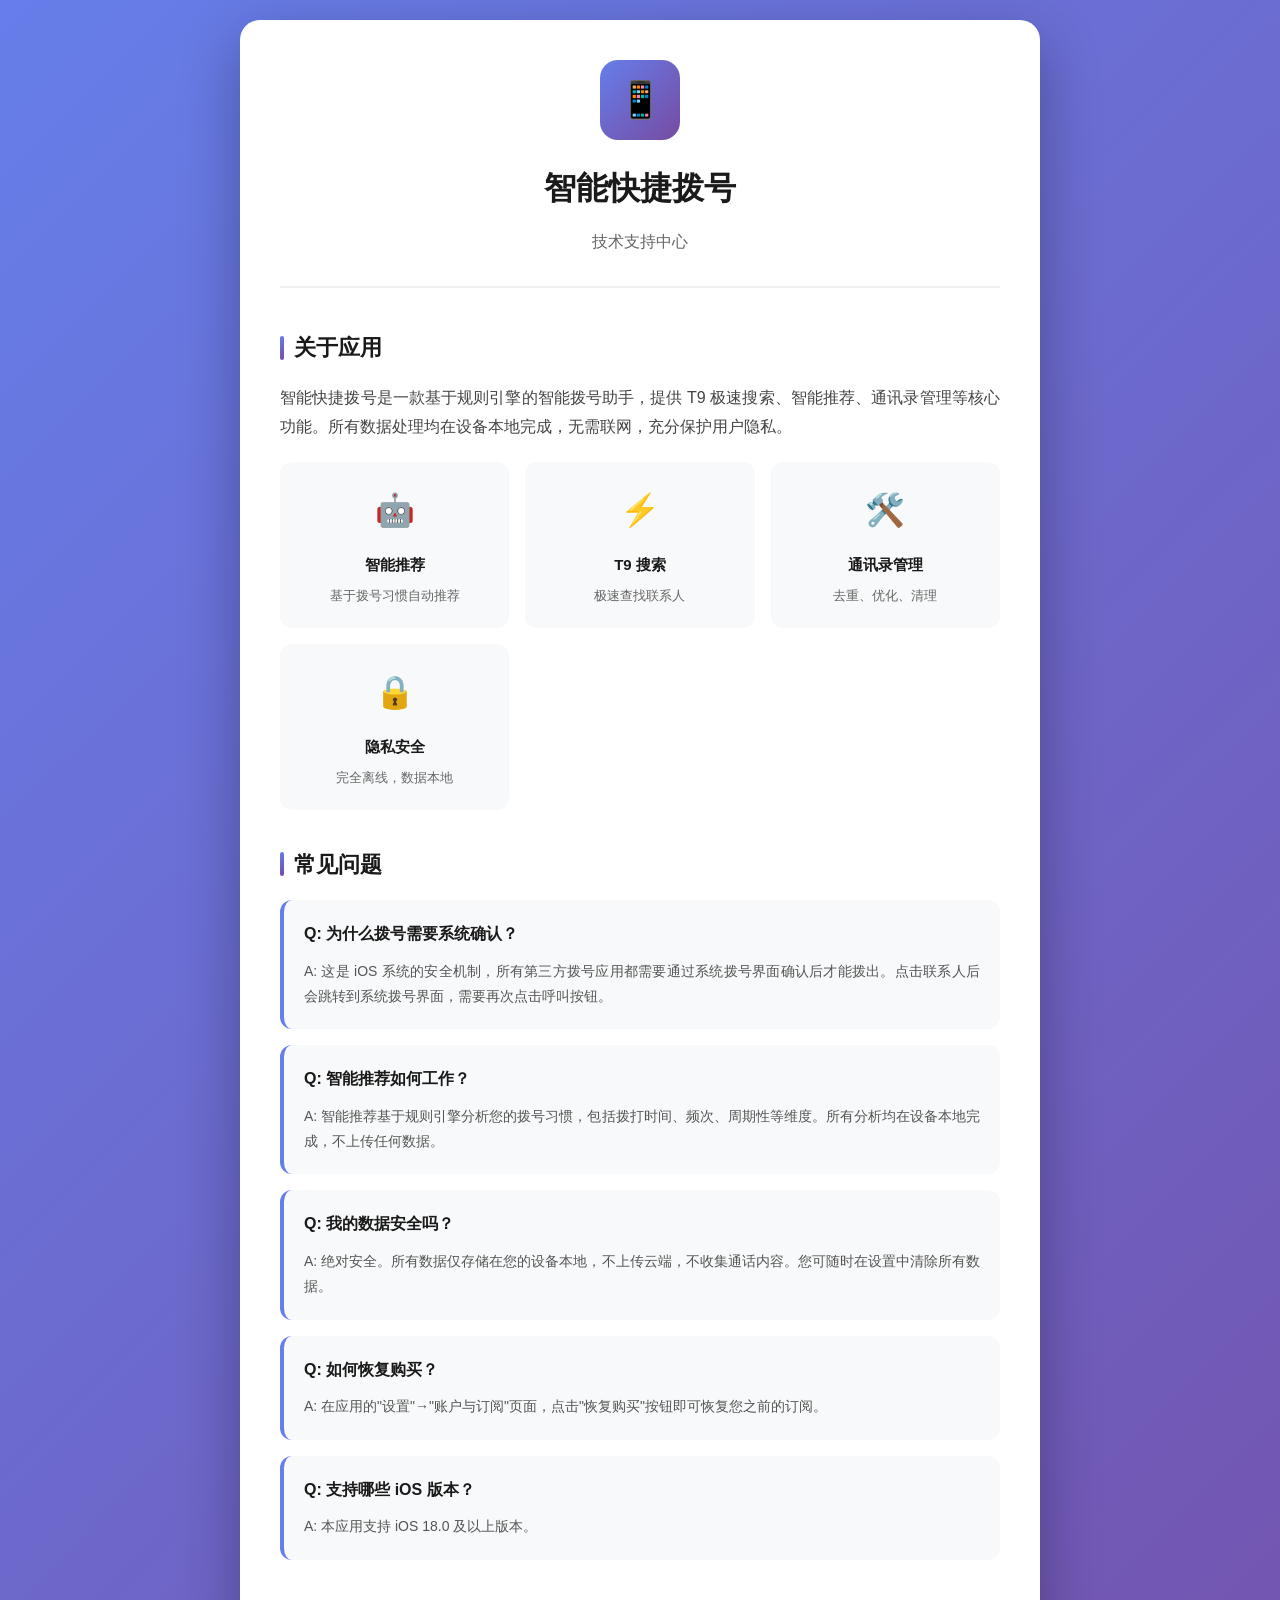
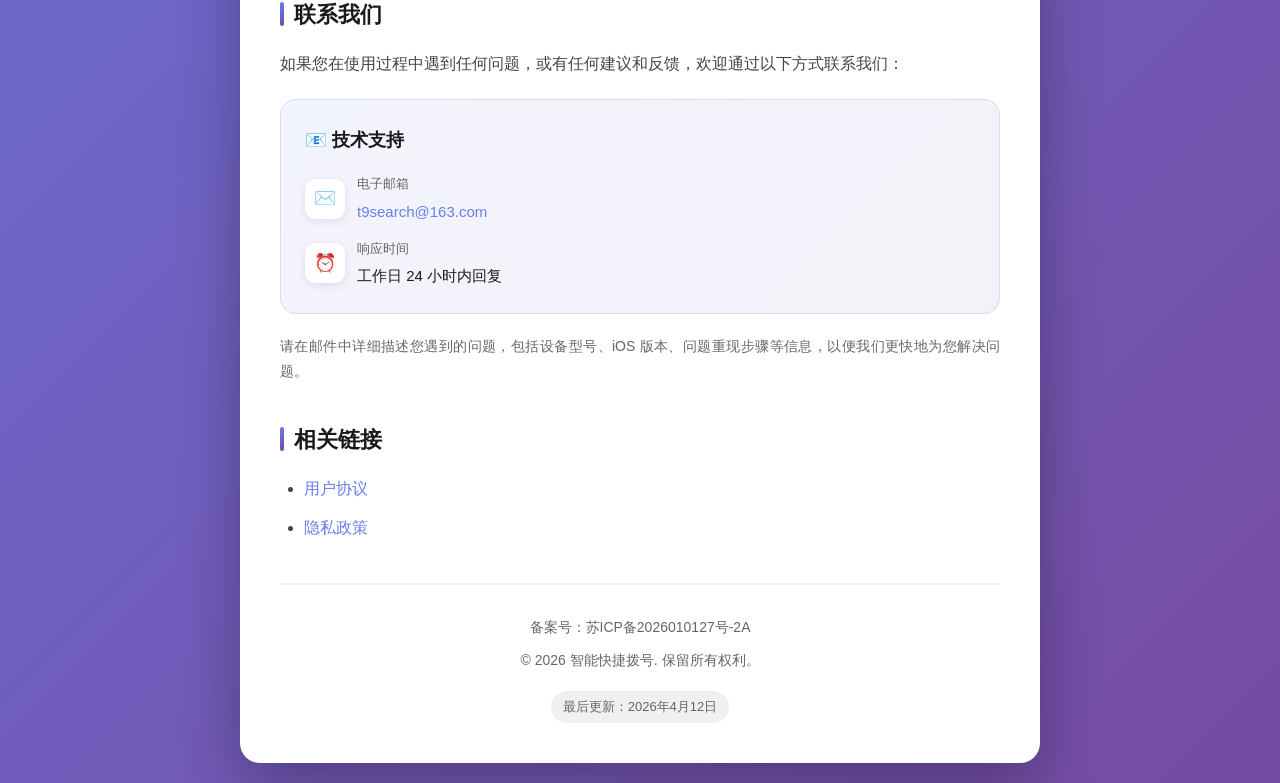
<file: index.html>
<!DOCTYPE html>
<html lang="zh-CN">
<head>
    <meta charset="UTF-8">
    <meta name="viewport" content="width=device-width, initial-scale=1.0">
    <title>技术支持 - 智能快捷拨号</title>
    <style>
        * {
            margin: 0;
            padding: 0;
            box-sizing: border-box;
        }

        body {
            font-family: -apple-system, BlinkMacSystemFont, "Segoe UI", "PingFang SC", "Hiragino Sans GB", "Microsoft YaHei", sans-serif;
            line-height: 1.8;
            color: #333;
            background: linear-gradient(135deg, #667eea 0%, #764ba2 100%);
            min-height: 100vh;
            padding: 20px;
        }

        .container {
            max-width: 800px;
            margin: 0 auto;
            background: white;
            border-radius: 20px;
            padding: 40px;
            box-shadow: 0 20px 60px rgba(0, 0, 0, 0.3);
        }

        header {
            text-align: center;
            margin-bottom: 40px;
            padding-bottom: 30px;
            border-bottom: 2px solid #f0f0f0;
        }

        .app-icon {
            width: 80px;
            height: 80px;
            background: linear-gradient(135deg, #667eea 0%, #764ba2 100%);
            border-radius: 18px;
            margin: 0 auto 20px;
            display: flex;
            align-items: center;
            justify-content: center;
            font-size: 36px;
            color: white;
        }

        h1 {
            font-size: 32px;
            color: #1a1a1a;
            margin-bottom: 10px;
            font-weight: 700;
        }

        .subtitle {
            color: #666;
            font-size: 16px;
        }

        .section {
            margin-bottom: 35px;
        }

        .section h2 {
            font-size: 22px;
            color: #1a1a1a;
            margin-bottom: 16px;
            font-weight: 600;
            display: flex;
            align-items: center;
            gap: 10px;
        }

        .section h2::before {
            content: '';
            width: 4px;
            height: 24px;
            background: linear-gradient(135deg, #667eea 0%, #764ba2 100%);
            border-radius: 2px;
        }

        .section p {
            color: #444;
            margin-bottom: 12px;
            text-align: justify;
        }

        .section ul {
            margin: 12px 0;
            padding-left: 24px;
        }

        .section li {
            color: #444;
            margin-bottom: 10px;
        }

        .contact-card {
            background: linear-gradient(135deg, #667eea15 0%, #764ba215 100%);
            border-radius: 16px;
            padding: 24px;
            margin: 20px 0;
            border: 1px solid #667eea30;
        }

        .contact-card h3 {
            font-size: 18px;
            color: #1a1a1a;
            margin-bottom: 16px;
            display: flex;
            align-items: center;
            gap: 8px;
        }

        .contact-item {
            display: flex;
            align-items: center;
            gap: 12px;
            margin-bottom: 12px;
        }

        .contact-item:last-child {
            margin-bottom: 0;
        }

        .contact-icon {
            width: 40px;
            height: 40px;
            background: white;
            border-radius: 10px;
            display: flex;
            align-items: center;
            justify-content: center;
            font-size: 18px;
            box-shadow: 0 2px 8px rgba(0,0,0,0.1);
        }

        .contact-info {
            flex: 1;
        }

        .contact-label {
            font-size: 13px;
            color: #666;
            margin-bottom: 2px;
        }

        .contact-value {
            font-size: 15px;
            color: #1a1a1a;
            font-weight: 500;
        }

        .contact-value a {
            color: #667eea;
            text-decoration: none;
        }

        .contact-value a:hover {
            text-decoration: underline;
        }

        .faq-item {
            background: #f8f9fa;
            border-radius: 12px;
            padding: 20px;
            margin-bottom: 16px;
            border-left: 4px solid #667eea;
        }

        .faq-item h4 {
            font-size: 16px;
            color: #1a1a1a;
            margin-bottom: 10px;
            font-weight: 600;
        }

        .faq-item p {
            color: #555;
            font-size: 14px;
            margin: 0;
        }

        .feature-grid {
            display: grid;
            grid-template-columns: repeat(auto-fit, minmax(200px, 1fr));
            gap: 16px;
            margin-top: 20px;
        }

        .feature-card {
            background: #f8f9fa;
            border-radius: 12px;
            padding: 20px;
            text-align: center;
        }

        .feature-icon {
            font-size: 32px;
            margin-bottom: 12px;
        }

        .feature-title {
            font-size: 15px;
            font-weight: 600;
            color: #1a1a1a;
            margin-bottom: 6px;
        }

        .feature-desc {
            font-size: 13px;
            color: #666;
        }

        .footer {
            text-align: center;
            margin-top: 40px;
            padding-top: 30px;
            border-top: 2px solid #f0f0f0;
            color: #666;
            font-size: 14px;
        }

        .footer p {
            margin-bottom: 8px;
        }

        .update-time {
            background: #f0f0f0;
            padding: 4px 12px;
            border-radius: 20px;
            font-size: 13px;
            display: inline-block;
            margin-top: 10px;
        }

        @media (max-width: 768px) {
            .container {
                padding: 24px;
            }

            h1 {
                font-size: 26px;
            }

            .section h2 {
                font-size: 20px;
            }

            .feature-grid {
                grid-template-columns: 1fr;
            }
        }
    </style>
</head>
<body>
    <div class="container">
        <header>
            <div class="app-icon">📱</div>
            <h1>智能快捷拨号</h1>
            <p class="subtitle">技术支持中心</p>
        </header>

        <div class="section">
            <h2>关于应用</h2>
            <p>智能快捷拨号是一款基于规则引擎的智能拨号助手，提供 T9 极速搜索、智能推荐、通讯录管理等核心功能。所有数据处理均在设备本地完成，无需联网，充分保护用户隐私。</p>
            
            <div class="feature-grid">
                <div class="feature-card">
                    <div class="feature-icon">🤖</div>
                    <div class="feature-title">智能推荐</div>
                    <div class="feature-desc">基于拨号习惯自动推荐</div>
                </div>
                <div class="feature-card">
                    <div class="feature-icon">⚡️</div>
                    <div class="feature-title">T9 搜索</div>
                    <div class="feature-desc">极速查找联系人</div>
                </div>
                <div class="feature-card">
                    <div class="feature-icon">🛠️</div>
                    <div class="feature-title">通讯录管理</div>
                    <div class="feature-desc">去重、优化、清理</div>
                </div>
                <div class="feature-card">
                    <div class="feature-icon">🔒</div>
                    <div class="feature-title">隐私安全</div>
                    <div class="feature-desc">完全离线，数据本地</div>
                </div>
            </div>
        </div>

        <div class="section">
            <h2>常见问题</h2>
            
            <div class="faq-item">
                <h4>Q: 为什么拨号需要系统确认？</h4>
                <p>A: 这是 iOS 系统的安全机制，所有第三方拨号应用都需要通过系统拨号界面确认后才能拨出。点击联系人后会跳转到系统拨号界面，需要再次点击呼叫按钮。</p>
            </div>

            <div class="faq-item">
                <h4>Q: 智能推荐如何工作？</h4>
                <p>A: 智能推荐基于规则引擎分析您的拨号习惯，包括拨打时间、频次、周期性等维度。所有分析均在设备本地完成，不上传任何数据。</p>
            </div>

            <div class="faq-item">
                <h4>Q: 我的数据安全吗？</h4>
                <p>A: 绝对安全。所有数据仅存储在您的设备本地，不上传云端，不收集通话内容。您可随时在设置中清除所有数据。</p>
            </div>

            <div class="faq-item">
                <h4>Q: 如何恢复购买？</h4>
                <p>A: 在应用的"设置"→"账户与订阅"页面，点击"恢复购买"按钮即可恢复您之前的订阅。</p>
            </div>

            <div class="faq-item">
                <h4>Q: 支持哪些 iOS 版本？</h4>
                <p>A: 本应用支持 iOS 18.0 及以上版本。</p>
            </div>
        </div>

        <div class="section">
            <h2>联系我们</h2>
            <p>如果您在使用过程中遇到任何问题，或有任何建议和反馈，欢迎通过以下方式联系我们：</p>
            
            <div class="contact-card">
                <h3>📧 技术支持</h3>
                
                <div class="contact-item">
                    <div class="contact-icon">✉️</div>
                    <div class="contact-info">
                        <div class="contact-label">电子邮箱</div>
                        <div class="contact-value">
                            <a href="mailto:t9search@163.com">t9search@163.com</a>
                        </div>
                    </div>
                </div>

                <div class="contact-item">
                    <div class="contact-icon">⏰</div>
                    <div class="contact-info">
                        <div class="contact-label">响应时间</div>
                        <div class="contact-value">工作日 24 小时内回复</div>
                    </div>
                </div>
            </div>

            <p style="margin-top: 16px; font-size: 14px; color: #666;">
                请在邮件中详细描述您遇到的问题，包括设备型号、iOS 版本、问题重现步骤等信息，以便我们更快地为您解决问题。
            </p>
        </div>

        <div class="section">
            <h2>相关链接</h2>
            <ul>
                <li><a href="terms.html" style="color: #667eea; text-decoration: none;">用户协议</a></li>
                <li><a href="privacy.html" style="color: #667eea; text-decoration: none;">隐私政策</a></li>
            
            </ul>
        </div>

        <div class="footer">
            <p>备案号：苏ICP备2026010127号-2A</p>
            <p>© 2026 智能快捷拨号. 保留所有权利。</p>
            <span class="update-time">最后更新：2026年4月12日</span>
        </div>
    </div>
</body>
</html>
</file>
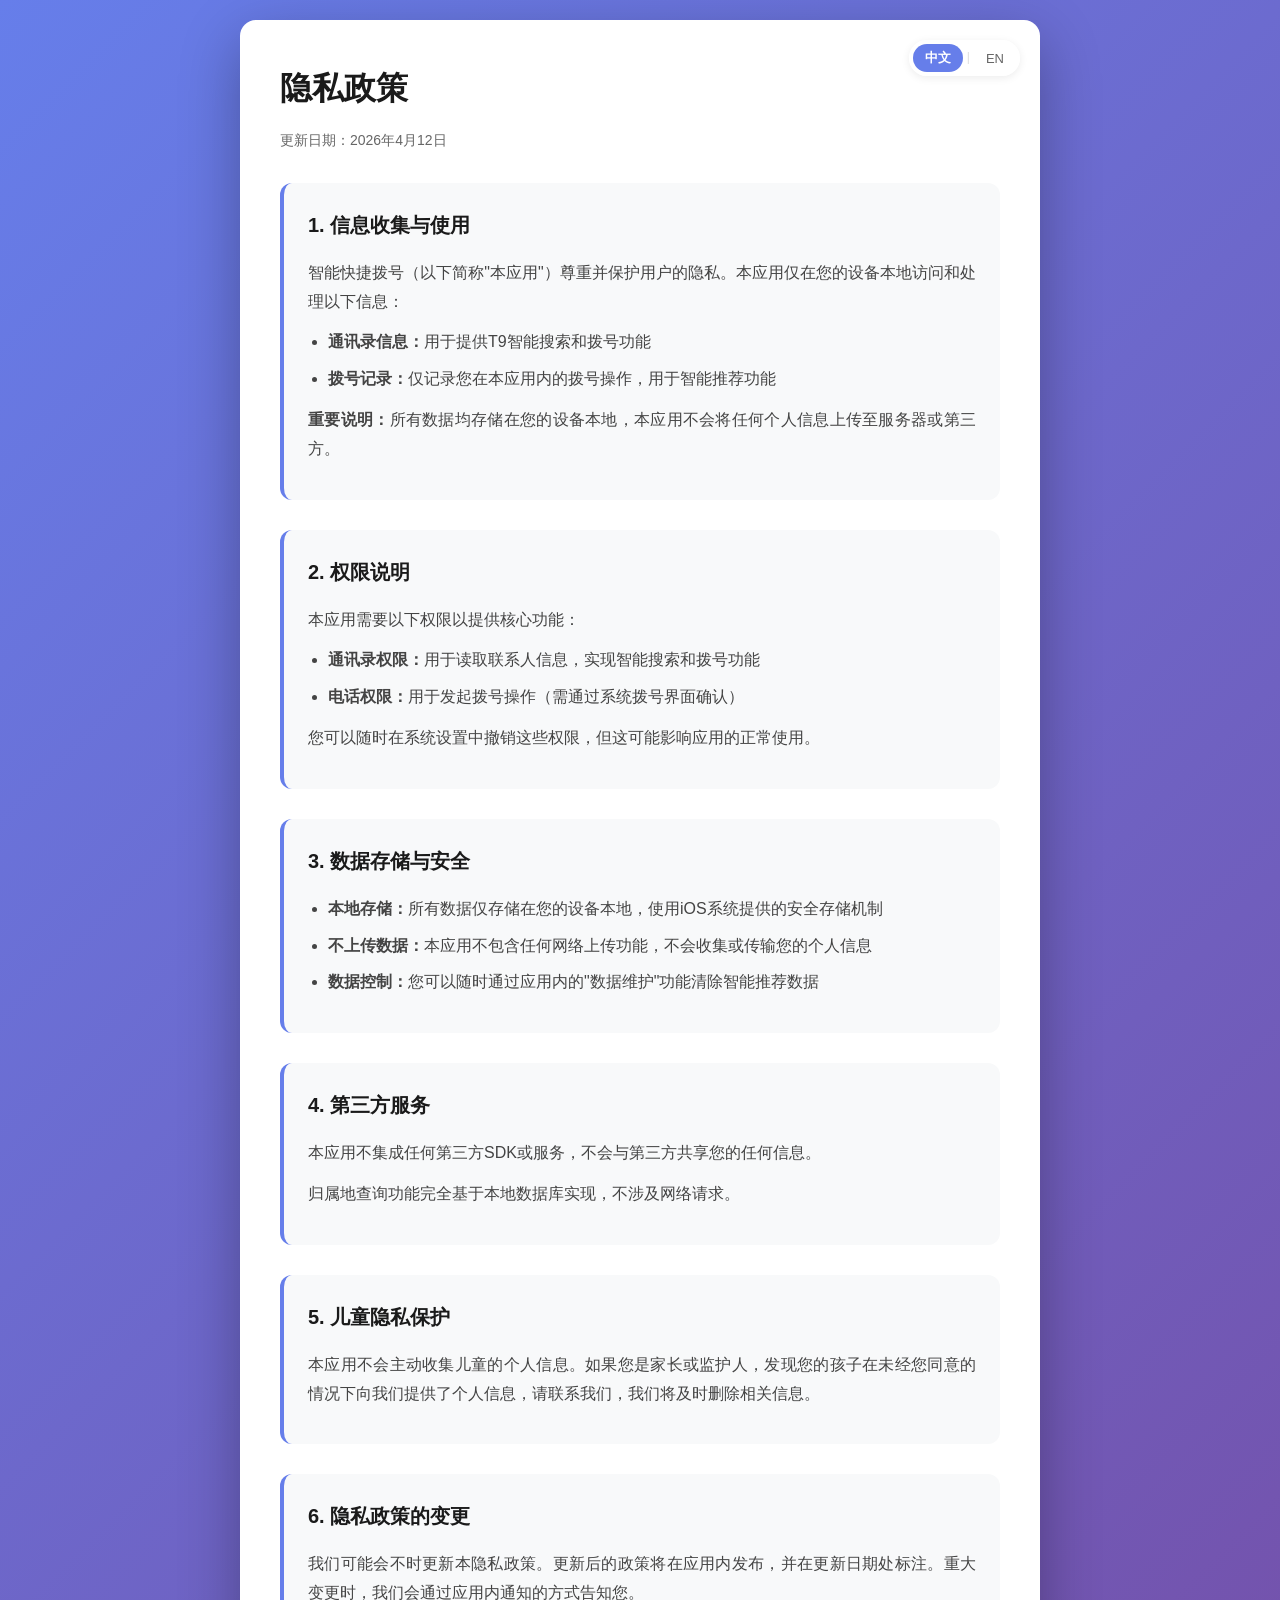
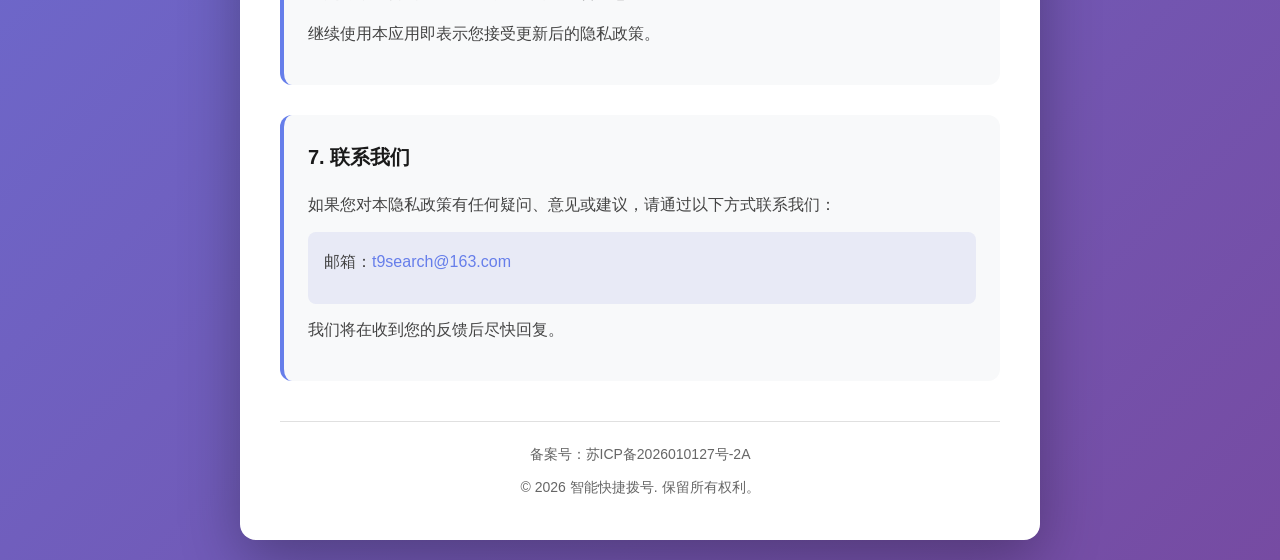
<file: privacy.html>
<!DOCTYPE html>
<html lang="zh-CN">
<head>
    <meta charset="UTF-8">
    <meta name="viewport" content="width=device-width, initial-scale=1.0">
    <title>隐私政策 - 智能快捷拨号</title>
    <style>
        * {
            margin: 0;
            padding: 0;
            box-sizing: border-box;
        }

        body {
            font-family: -apple-system, BlinkMacSystemFont, "Segoe UI", "PingFang SC", "Hiragino Sans GB", "Microsoft YaHei", sans-serif;
            line-height: 1.8;
            color: #333;
            background: linear-gradient(135deg, #667eea 0%, #764ba2 100%);
            padding: 20px;
        }

        .container {
            max-width: 800px;
            margin: 0 auto;
            background: white;
            border-radius: 16px;
            padding: 40px;
            box-shadow: 0 20px 60px rgba(0, 0, 0, 0.3);
            position: relative;
        }

        .lang-switch {
            position: absolute;
            top: 20px;
            right: 20px;
            display: flex;
            align-items: center;
            gap: 4px;
            background: rgba(255,255,255,0.95);
            padding: 4px;
            border-radius: 20px;
            box-shadow: 0 2px 8px rgba(0,0,0,0.08);
            z-index: 10;
        }

        .lang-switch button {
            border: none;
            background: none;
            cursor: pointer;
            font-size: 13px;
            color: #666;
            padding: 5px 12px;
            border-radius: 16px;
            transition: all 0.2s;
            font-family: inherit;
        }

        .lang-switch button.active {
            background: #667eea;
            color: white;
            font-weight: 600;
        }

        .lang-switch .divider {
            color: #ddd;
            font-size: 12px;
            user-select: none;
        }

        .lang-content {
            display: none;
        }

        .lang-content.active {
            display: block;
        }

        h1 {
            font-size: 32px;
            color: #1a1a1a;
            margin-bottom: 10px;
            font-weight: 700;
        }

        .update-date {
            color: #666;
            font-size: 14px;
            margin-bottom: 30px;
        }

        .section {
            margin-bottom: 30px;
            padding: 24px;
            background: #f8f9fa;
            border-radius: 12px;
            border-left: 4px solid #667eea;
        }

        .section h2 {
            font-size: 20px;
            color: #1a1a1a;
            margin-bottom: 16px;
            font-weight: 600;
        }

        .section p {
            color: #444;
            margin-bottom: 12px;
            text-align: justify;
        }

        .section ul {
            margin: 12px 0;
            padding-left: 20px;
        }

        .section li {
            color: #444;
            margin-bottom: 8px;
        }

        .footer {
            text-align: center;
            margin-top: 40px;
            padding-top: 20px;
            border-top: 1px solid #e0e0e0;
            color: #666;
            font-size: 14px;
        }

        .contact {
            background: #e8eaf6;
            padding: 16px;
            border-radius: 8px;
            margin-top: 12px;
        }

        .contact a {
            color: #667eea;
            text-decoration: none;
            font-weight: 500;
        }

        .contact a:hover {
            text-decoration: underline;
        }

        @media (max-width: 768px) {
            .container {
                padding: 24px;
            }

            .lang-switch {
                top: 12px;
                right: 12px;
            }

            .lang-switch button {
                font-size: 12px;
                padding: 4px 10px;
            }

            h1 {
                font-size: 24px;
            }

            .section {
                padding: 16px;
            }

            .section h2 {
                font-size: 18px;
            }
        }
    </style>
</head>
<body>
    <div class="container">
        <div class="lang-switch">
            <button id="btn-zh" onclick="setLang('zh')" class="active">中文</button>
            <span class="divider">|</span>
            <button id="btn-en" onclick="setLang('en')">EN</button>
        </div>

        <!-- 中文内容 -->
        <div class="lang-content active" data-lang="zh">
            <h1>隐私政策</h1>
            <p class="update-date">更新日期：2026年4月12日</p>

            <div class="section">
                <h2>1. 信息收集与使用</h2>
                <p>智能快捷拨号（以下简称"本应用"）尊重并保护用户的隐私。本应用仅在您的设备本地访问和处理以下信息：</p>
                <ul>
                    <li><strong>通讯录信息：</strong>用于提供T9智能搜索和拨号功能</li>
                    <li><strong>拨号记录：</strong>仅记录您在本应用内的拨号操作，用于智能推荐功能</li>
                </ul>
                <p><strong>重要说明：</strong>所有数据均存储在您的设备本地，本应用不会将任何个人信息上传至服务器或第三方。</p>
            </div>

            <div class="section">
                <h2>2. 权限说明</h2>
                <p>本应用需要以下权限以提供核心功能：</p>
                <ul>
                    <li><strong>通讯录权限：</strong>用于读取联系人信息，实现智能搜索和拨号功能</li>
                    <li><strong>电话权限：</strong>用于发起拨号操作（需通过系统拨号界面确认）</li>
                </ul>
                <p>您可以随时在系统设置中撤销这些权限，但这可能影响应用的正常使用。</p>
            </div>

            <div class="section">
                <h2>3. 数据存储与安全</h2>
                <ul>
                    <li><strong>本地存储：</strong>所有数据仅存储在您的设备本地，使用iOS系统提供的安全存储机制</li>
                    <li><strong>不上传数据：</strong>本应用不包含任何网络上传功能，不会收集或传输您的个人信息</li>
                    <li><strong>数据控制：</strong>您可以随时通过应用内的"数据维护"功能清除智能推荐数据</li>
                </ul>
            </div>

            <div class="section">
                <h2>4. 第三方服务</h2>
                <p>本应用不集成任何第三方SDK或服务，不会与第三方共享您的任何信息。</p>
                <p>归属地查询功能完全基于本地数据库实现，不涉及网络请求。</p>
            </div>

            <div class="section">
                <h2>5. 儿童隐私保护</h2>
                <p>本应用不会主动收集儿童的个人信息。如果您是家长或监护人，发现您的孩子在未经您同意的情况下向我们提供了个人信息，请联系我们，我们将及时删除相关信息。</p>
            </div>

            <div class="section">
                <h2>6. 隐私政策的变更</h2>
                <p>我们可能会不时更新本隐私政策。更新后的政策将在应用内发布，并在更新日期处标注。重大变更时，我们会通过应用内通知的方式告知您。</p>
                <p>继续使用本应用即表示您接受更新后的隐私政策。</p>
            </div>

            <div class="section">
                <h2>7. 联系我们</h2>
                <p>如果您对本隐私政策有任何疑问、意见或建议，请通过以下方式联系我们：</p>
                <div class="contact">
                    <p>邮箱：<a href="mailto:t9search@163.com">t9search@163.com</a></p>
                </div>
                <p style="margin-top: 12px;">我们将在收到您的反馈后尽快回复。</p>
            </div>

            <div class="footer">
                <p>备案号：苏ICP备2026010127号-2A</p>
                <p style="margin-top: 8px;">© 2026 智能快捷拨号. 保留所有权利。</p>
            </div>
        </div>

        <!-- 英文内容 -->
        <div class="lang-content" data-lang="en">
            <h1>Privacy Policy</h1>
            <p class="update-date">Updated April 12, 2026</p>

            <div class="section">
                <h2>1. What We Collect</h2>
                <p>Smart Quick Dial works entirely on your device. We only access:</p>
                <ul>
                    <li>Contacts — for search and dialing</li>
                    <li>Dial history within the app — for smart suggestions</li>
                </ul>
                <p>Nothing leaves your device. Ever.</p>
            </div>

            <div class="section">
                <h2>2. Permissions</h2>
                <p>We need:</p>
                <ul>
                    <li>Contacts — to find and call people</li>
                    <li>Phone — to place calls (you confirm each time)</li>
                </ul>
                <p>You can revoke these anytime in Settings.</p>
            </div>

            <div class="section">
                <h2>3. Your Data</h2>
                <ul>
                    <li>Everything stays on your phone</li>
                    <li>No network uploads — we never see your contacts</li>
                    <li>Clear smart suggestion data anytime using Data Maintenance</li>
                </ul>
            </div>

            <div class="section">
                <h2>4. Third Parties</h2>
                <p>No third-party SDKs. No data sharing.</p>
                <p>Attribution lookup uses a local database — no internet needed.</p>
            </div>

            <div class="section">
                <h2>5. Kids' Privacy</h2>
                <p>We don't collect data from children. If your child shared info without permission, contact us and we'll delete it immediately.</p>
            </div>

            <div class="section">
                <h2>6. Changes</h2>
                <p>We may update this policy. Major changes will be announced in the app.</p>
                <p>Continuing to use the app means you accept the updated policy.</p>
            </div>

            <div class="section">
                <h2>7. Contact</h2>
                <p>Questions? Reach us at:</p>
                <div class="contact">
                    <p>Email: <a href="mailto:t9search@163.com">t9search@163.com</a></p>
                </div>
            </div>

            <div class="footer">
                
                <p style="margin-top: 8px;">© 2026 Smart Quick Dial. All rights reserved.</p>
            </div>
        </div>
    </div>

    <script>
        function setLang(lang) {
            document.querySelectorAll('.lang-content').forEach(function(el) {
                el.classList.toggle('active', el.dataset.lang === lang);
            });
            document.getElementById('btn-zh').classList.toggle('active', lang === 'zh');
            document.getElementById('btn-en').classList.toggle('active', lang === 'en');
            document.documentElement.lang = lang === 'zh' ? 'zh-CN' : 'en';
        }

        var hash = window.location.hash;
        if (hash === '#en') {
            setLang('en');
        }
    </script>
</body>
</html>
</file>
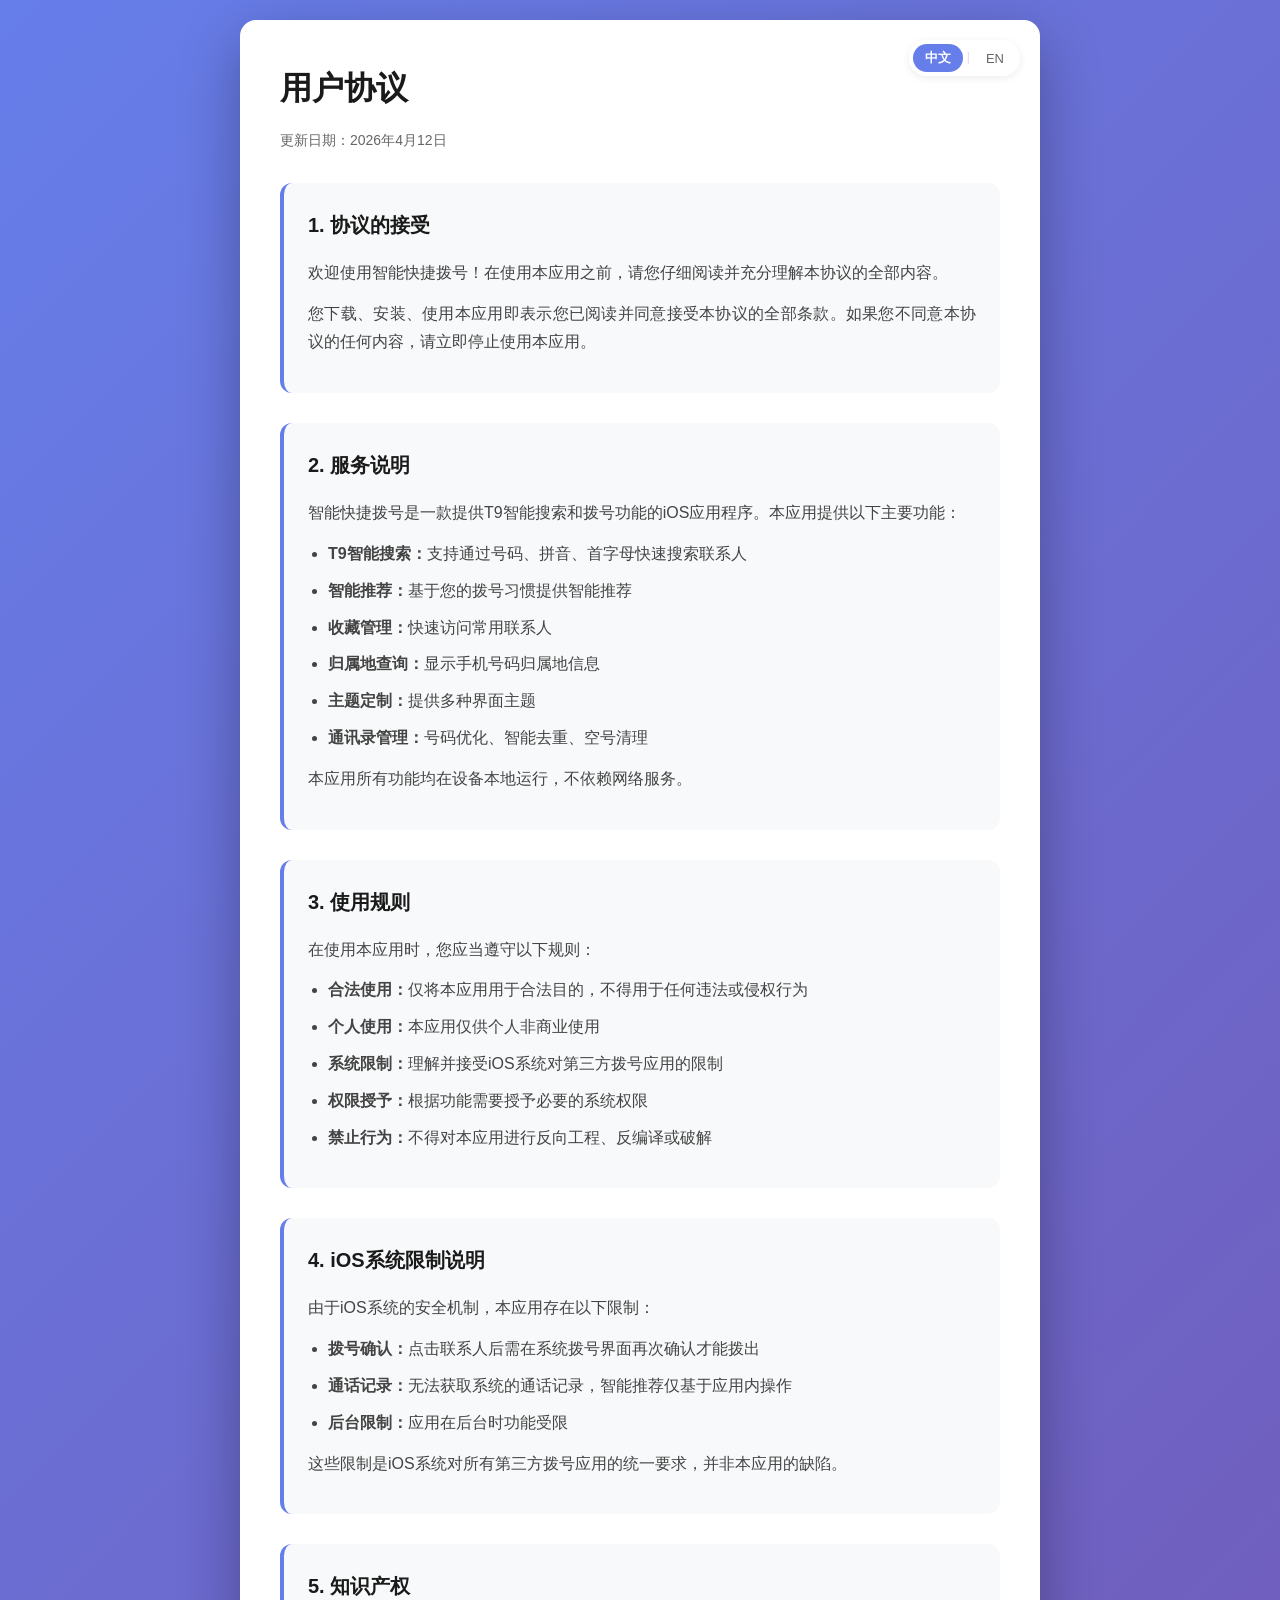
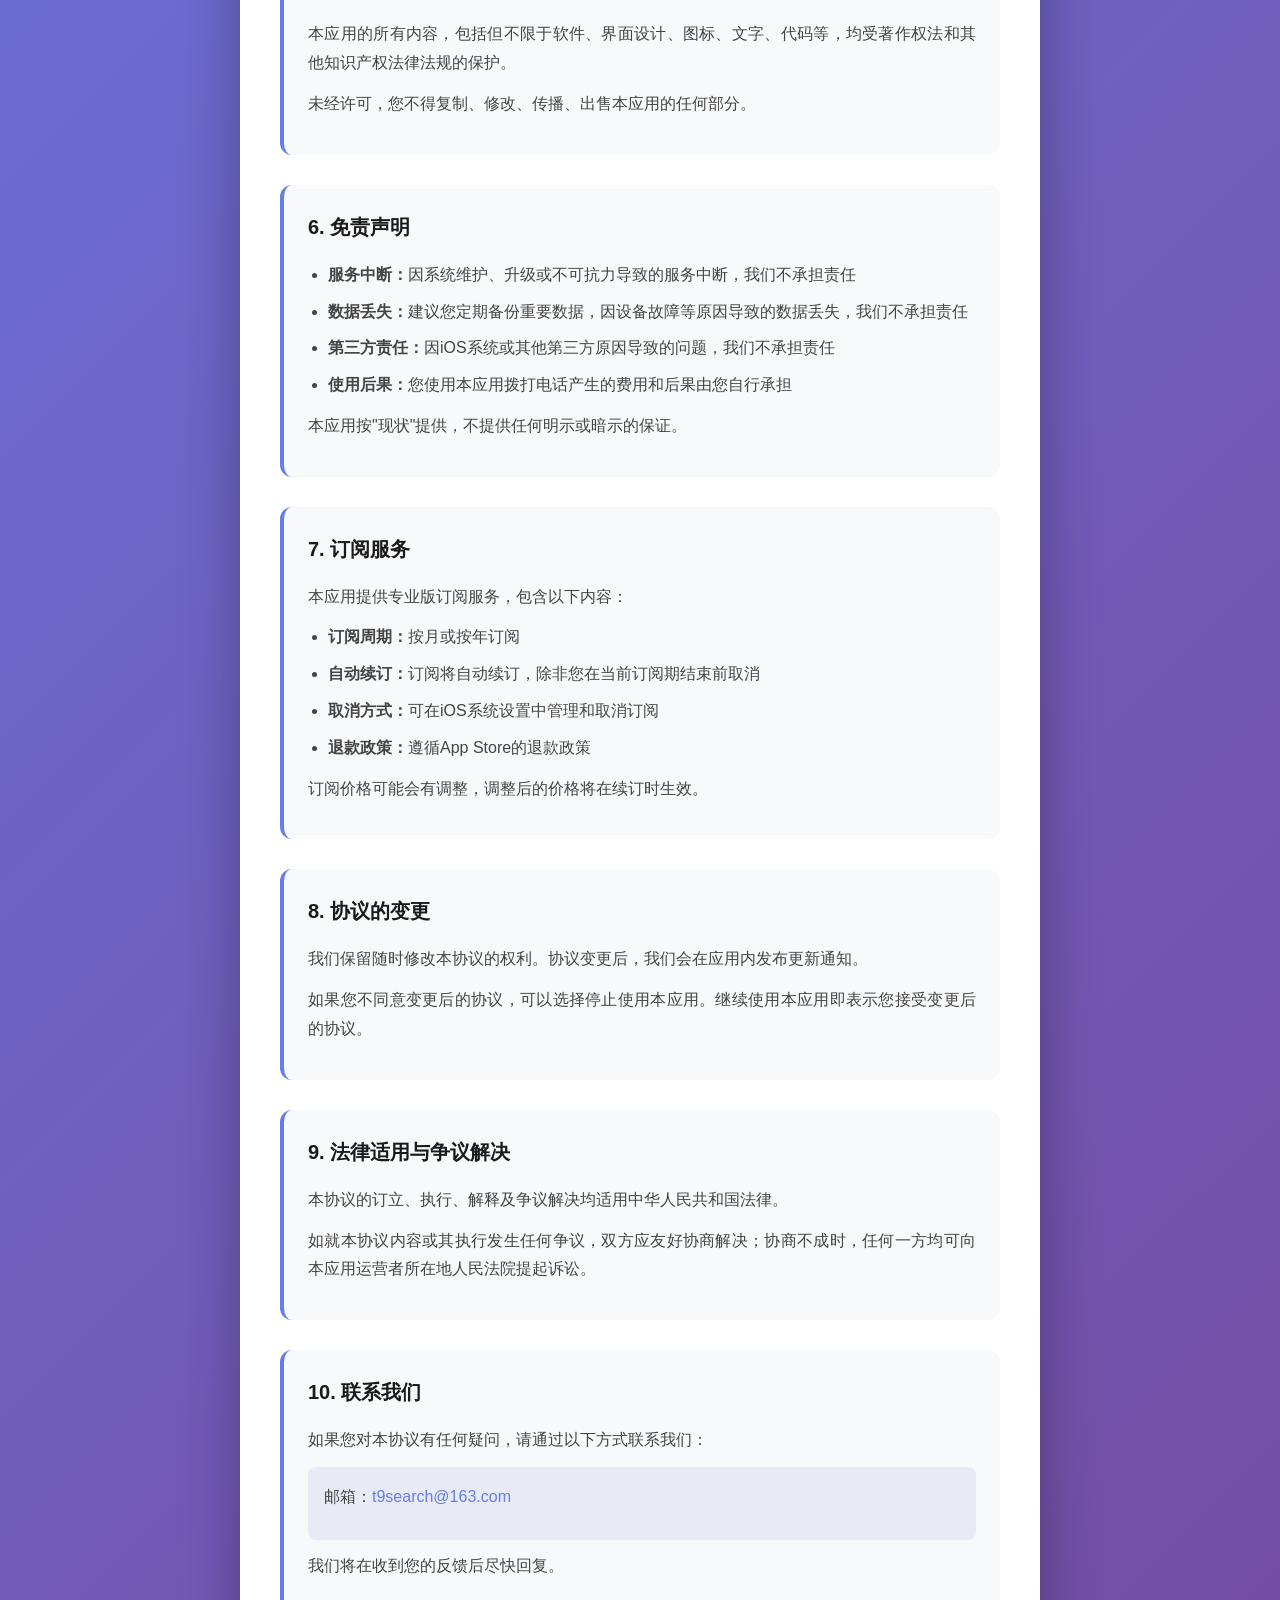
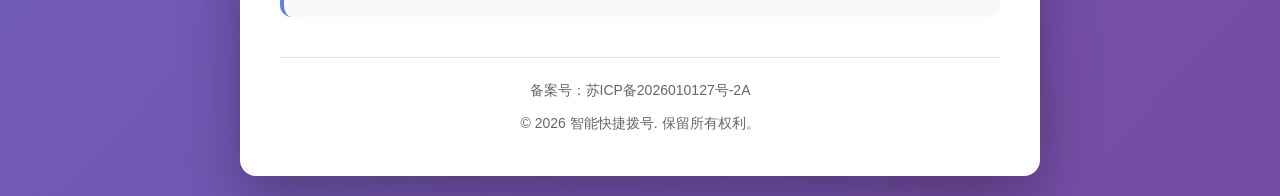
<file: terms.html>
<!DOCTYPE html>
<html lang="zh-CN">
<head>
    <meta charset="UTF-8">
    <meta name="viewport" content="width=device-width, initial-scale=1.0">
    <title>用户协议 - 智能快捷拨号</title>
    <style>
        * {
            margin: 0;
            padding: 0;
            box-sizing: border-box;
        }

        body {
            font-family: -apple-system, BlinkMacSystemFont, "Segoe UI", "PingFang SC", "Hiragino Sans GB", "Microsoft YaHei", sans-serif;
            line-height: 1.8;
            color: #333;
            background: linear-gradient(135deg, #667eea 0%, #764ba2 100%);
            padding: 20px;
        }

        .container {
            max-width: 800px;
            margin: 0 auto;
            background: white;
            border-radius: 16px;
            padding: 40px;
            box-shadow: 0 20px 60px rgba(0, 0, 0, 0.3);
            position: relative;
        }

        .lang-switch {
            position: absolute;
            top: 20px;
            right: 20px;
            display: flex;
            align-items: center;
            gap: 4px;
            background: rgba(255,255,255,0.95);
            padding: 4px;
            border-radius: 20px;
            box-shadow: 0 2px 8px rgba(0,0,0,0.08);
            z-index: 10;
        }

        .lang-switch button {
            border: none;
            background: none;
            cursor: pointer;
            font-size: 13px;
            color: #666;
            padding: 5px 12px;
            border-radius: 16px;
            transition: all 0.2s;
            font-family: inherit;
        }

        .lang-switch button.active {
            background: #667eea;
            color: white;
            font-weight: 600;
        }

        .lang-switch .divider {
            color: #ddd;
            font-size: 12px;
            user-select: none;
        }

        .lang-content {
            display: none;
        }

        .lang-content.active {
            display: block;
        }

        h1 {
            font-size: 32px;
            color: #1a1a1a;
            margin-bottom: 10px;
            font-weight: 700;
        }

        .update-date {
            color: #666;
            font-size: 14px;
            margin-bottom: 30px;
        }

        .section {
            margin-bottom: 30px;
            padding: 24px;
            background: #f8f9fa;
            border-radius: 12px;
            border-left: 4px solid #667eea;
        }

        .section h2 {
            font-size: 20px;
            color: #1a1a1a;
            margin-bottom: 16px;
            font-weight: 600;
        }

        .section p {
            color: #444;
            margin-bottom: 12px;
            text-align: justify;
        }

        .section ul {
            margin: 12px 0;
            padding-left: 20px;
        }

        .section li {
            color: #444;
            margin-bottom: 8px;
        }

        .footer {
            text-align: center;
            margin-top: 40px;
            padding-top: 20px;
            border-top: 1px solid #e0e0e0;
            color: #666;
            font-size: 14px;
        }

        .contact {
            background: #e8eaf6;
            padding: 16px;
            border-radius: 8px;
            margin-top: 12px;
        }

        .contact a {
            color: #667eea;
            text-decoration: none;
            font-weight: 500;
        }

        .contact a:hover {
            text-decoration: underline;
        }

        @media (max-width: 768px) {
            .container {
                padding: 24px;
            }

            .lang-switch {
                top: 12px;
                right: 12px;
            }

            .lang-switch button {
                font-size: 12px;
                padding: 4px 10px;
            }

            h1 {
                font-size: 24px;
            }

            .section {
                padding: 16px;
            }

            .section h2 {
                font-size: 18px;
            }
        }
    </style>
</head>
<body>
    <div class="container">
        <div class="lang-switch">
            <button id="btn-zh" onclick="setLang('zh')" class="active">中文</button>
            <span class="divider">|</span>
            <button id="btn-en" onclick="setLang('en')">EN</button>
        </div>

        <!-- 中文内容 -->
        <div class="lang-content active" data-lang="zh">
            <h1>用户协议</h1>
            <p class="update-date">更新日期：2026年4月12日</p>

            <div class="section">
                <h2>1. 协议的接受</h2>
                <p>欢迎使用智能快捷拨号！在使用本应用之前，请您仔细阅读并充分理解本协议的全部内容。</p>
                <p>您下载、安装、使用本应用即表示您已阅读并同意接受本协议的全部条款。如果您不同意本协议的任何内容，请立即停止使用本应用。</p>
            </div>

            <div class="section">
                <h2>2. 服务说明</h2>
                <p>智能快捷拨号是一款提供T9智能搜索和拨号功能的iOS应用程序。本应用提供以下主要功能：</p>
                <ul>
                    <li><strong>T9智能搜索：</strong>支持通过号码、拼音、首字母快速搜索联系人</li>
                    <li><strong>智能推荐：</strong>基于您的拨号习惯提供智能推荐</li>
                    <li><strong>收藏管理：</strong>快速访问常用联系人</li>
                    <li><strong>归属地查询：</strong>显示手机号码归属地信息</li>
                    <li><strong>主题定制：</strong>提供多种界面主题</li>
                    <li><strong>通讯录管理：</strong>号码优化、智能去重、空号清理</li>
                </ul>
                <p>本应用所有功能均在设备本地运行，不依赖网络服务。</p>
            </div>

            <div class="section">
                <h2>3. 使用规则</h2>
                <p>在使用本应用时，您应当遵守以下规则：</p>
                <ul>
                    <li><strong>合法使用：</strong>仅将本应用用于合法目的，不得用于任何违法或侵权行为</li>
                    <li><strong>个人使用：</strong>本应用仅供个人非商业使用</li>
                    <li><strong>系统限制：</strong>理解并接受iOS系统对第三方拨号应用的限制</li>
                    <li><strong>权限授予：</strong>根据功能需要授予必要的系统权限</li>
                    <li><strong>禁止行为：</strong>不得对本应用进行反向工程、反编译或破解</li>
                </ul>
            </div>

            <div class="section">
                <h2>4. iOS系统限制说明</h2>
                <p>由于iOS系统的安全机制，本应用存在以下限制：</p>
                <ul>
                    <li><strong>拨号确认：</strong>点击联系人后需在系统拨号界面再次确认才能拨出</li>
                    <li><strong>通话记录：</strong>无法获取系统的通话记录，智能推荐仅基于应用内操作</li>
                    <li><strong>后台限制：</strong>应用在后台时功能受限</li>
                </ul>
                <p>这些限制是iOS系统对所有第三方拨号应用的统一要求，并非本应用的缺陷。</p>
            </div>

            <div class="section">
                <h2>5. 知识产权</h2>
                <p>本应用的所有内容，包括但不限于软件、界面设计、图标、文字、代码等，均受著作权法和其他知识产权法律法规的保护。</p>
                <p>未经许可，您不得复制、修改、传播、出售本应用的任何部分。</p>
            </div>

            <div class="section">
                <h2>6. 免责声明</h2>
                <ul>
                    <li><strong>服务中断：</strong>因系统维护、升级或不可抗力导致的服务中断，我们不承担责任</li>
                    <li><strong>数据丢失：</strong>建议您定期备份重要数据，因设备故障等原因导致的数据丢失，我们不承担责任</li>
                    <li><strong>第三方责任：</strong>因iOS系统或其他第三方原因导致的问题，我们不承担责任</li>
                    <li><strong>使用后果：</strong>您使用本应用拨打电话产生的费用和后果由您自行承担</li>
                </ul>
                <p>本应用按"现状"提供，不提供任何明示或暗示的保证。</p>
            </div>

            <div class="section">
                <h2>7. 订阅服务</h2>
                <p>本应用提供专业版订阅服务，包含以下内容：</p>
                <ul>
                    <li><strong>订阅周期：</strong>按月或按年订阅</li>
                    <li><strong>自动续订：</strong>订阅将自动续订，除非您在当前订阅期结束前取消</li>
                    <li><strong>取消方式：</strong>可在iOS系统设置中管理和取消订阅</li>
                    <li><strong>退款政策：</strong>遵循App Store的退款政策</li>
                </ul>
                <p>订阅价格可能会有调整，调整后的价格将在续订时生效。</p>
            </div>

            <div class="section">
                <h2>8. 协议的变更</h2>
                <p>我们保留随时修改本协议的权利。协议变更后，我们会在应用内发布更新通知。</p>
                <p>如果您不同意变更后的协议，可以选择停止使用本应用。继续使用本应用即表示您接受变更后的协议。</p>
            </div>

            <div class="section">
                <h2>9. 法律适用与争议解决</h2>
                <p>本协议的订立、执行、解释及争议解决均适用中华人民共和国法律。</p>
                <p>如就本协议内容或其执行发生任何争议，双方应友好协商解决；协商不成时，任何一方均可向本应用运营者所在地人民法院提起诉讼。</p>
            </div>

            <div class="section">
                <h2>10. 联系我们</h2>
                <p>如果您对本协议有任何疑问，请通过以下方式联系我们：</p>
                <div class="contact">
                    <p>邮箱：<a href="mailto:t9search@163.com">t9search@163.com</a></p>
                </div>
                <p style="margin-top: 12px;">我们将在收到您的反馈后尽快回复。</p>
            </div>

            <div class="footer">
                <p>备案号：苏ICP备2026010127号-2A</p>
                <p style="margin-top: 8px;">© 2026 智能快捷拨号. 保留所有权利。</p>
            </div>
        </div>

        <!-- 英文内容 -->
        <div class="lang-content" data-lang="en">
            <h1>Terms of Use</h1>
            <p class="update-date">Updated April 12, 2026</p>

            <div class="section">
                <h2>1. Agreement</h2>
                <p>Welcome to Smart Quick Dial. By using this app, you agree to these terms. If you don't agree, please don't use the app.</p>
            </div>

            <div class="section">
                <h2>2. What You Get</h2>
                <p>Smart Quick Dial is an iOS dialer with smart search. Features include:</p>
                <ul>
                    <li>T9 search by number, letters, or initials</li>
                    <li>Smart contact suggestions</li>
                    <li>Favorites and themes</li>
                    <li>Local number attribution lookup</li>
                    <li>Contact management: clean up duplicates and empty entries</li>
                </ul>
                <p>Everything works offline.</p>
            </div>

            <div class="section">
                <h2>3. Rules</h2>
                <ul>
                    <li>Use it legally and personally</li>
                    <li>Don't reverse-engineer or crack the app</li>
                    <li>Understand iOS limits third-party dialers</li>
                </ul>
            </div>

            <div class="section">
                <h2>4. iOS Limits</h2>
                <p>iOS requires extra confirmation for calls. We can't read your call history. These are Apple rules, not ours.</p>
            </div>

            <div class="section">
                <h2>5. IP</h2>
                <p>All content is protected by copyright. Don't copy, modify, or resell any part of the app.</p>
            </div>

            <div class="section">
                <h2>6. Disclaimer</h2>
                <ul>
                    <li>We aren't liable for service interruptions or data loss</li>
                    <li>Back up your data regularly</li>
                    <li>Call costs are your responsibility</li>
                </ul>
                <p>The app is provided as-is.</p>
            </div>

            <div class="section">
                <h2>7. Subscriptions</h2>
                <ul>
                    <li>Yearly or lifetime plans available</li>
                    <li>Yearly subscriptions auto-renew unless cancelled before renewal</li>
                    <li>Cancel anytime in Settings</li>
                    <li>Refunds follow App Store policy</li>
                </ul>
            </div>

            <div class="section">
                <h2>8. Changes</h2>
                <p>We may update these terms. Continuing to use the app means you accept the changes.</p>
            </div>

            <div class="section">
                <h2>9. Law</h2>
                <p>This agreement is governed by the laws of the jurisdiction where the developer is located.</p>
                <p>Any dispute arising from this agreement shall first be resolved through good-faith negotiation. If negotiation fails, the dispute shall be submitted to the competent court in the developer's jurisdiction.</p>
            </div>

            <div class="section">
                <h2>10. Contact</h2>
                <p>Questions?</p>
                <div class="contact">
                    <p>Email: <a href="mailto:t9search@163.com">t9search@163.com</a></p>
                </div>
            </div>

            <div class="footer">
                <p>ICP Filing: Su ICP Bei 2026010127 Hao - 2A</p>
                <p style="margin-top: 8px;">© 2026 Smart Quick Dial. All rights reserved.</p>
            </div>
        </div>
    </div>

    <script>
        function setLang(lang) {
            document.querySelectorAll('.lang-content').forEach(function(el) {
                el.classList.toggle('active', el.dataset.lang === lang);
            });
            document.getElementById('btn-zh').classList.toggle('active', lang === 'zh');
            document.getElementById('btn-en').classList.toggle('active', lang === 'en');
            document.documentElement.lang = lang === 'zh' ? 'zh-CN' : 'en';
        }

        // 尝试从 URL hash 读取语言偏好
        var hash = window.location.hash;
        if (hash === '#en') {
            setLang('en');
        }
    </script>
</body>
</html>
</file>
